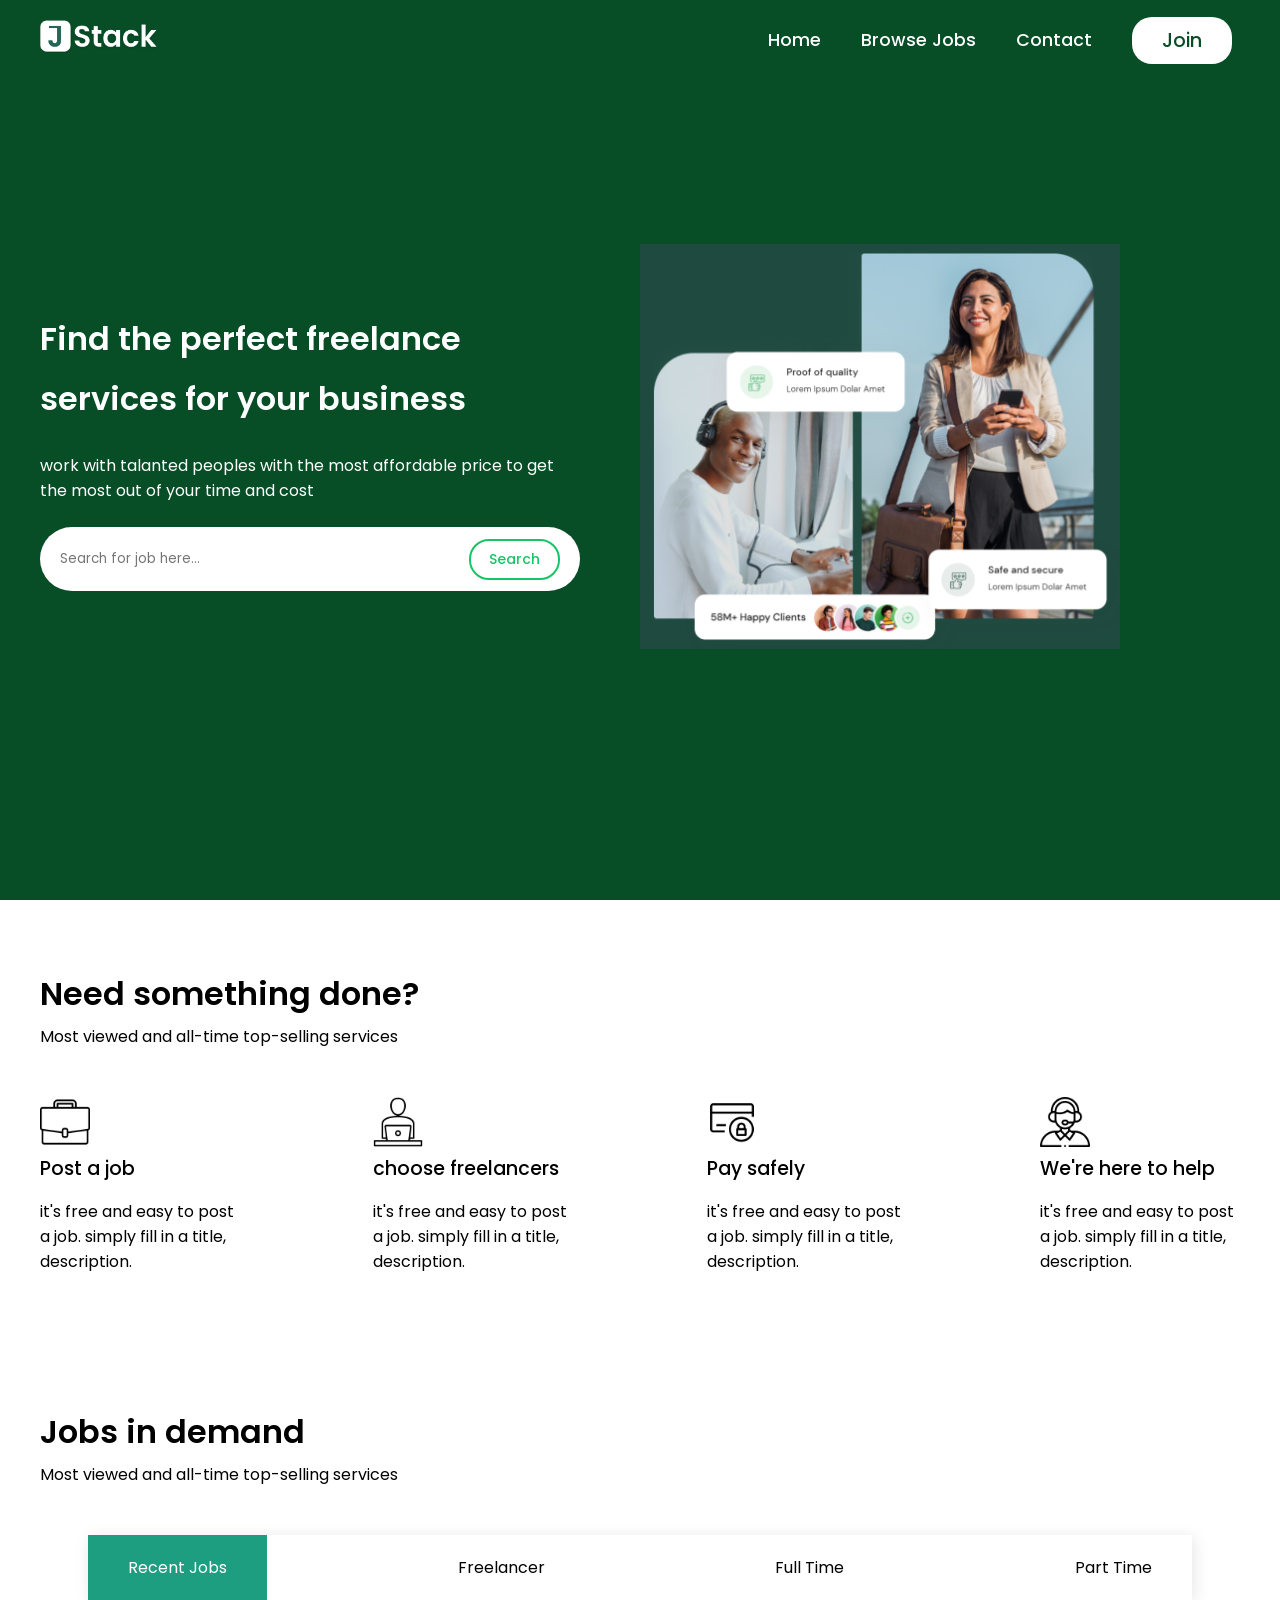
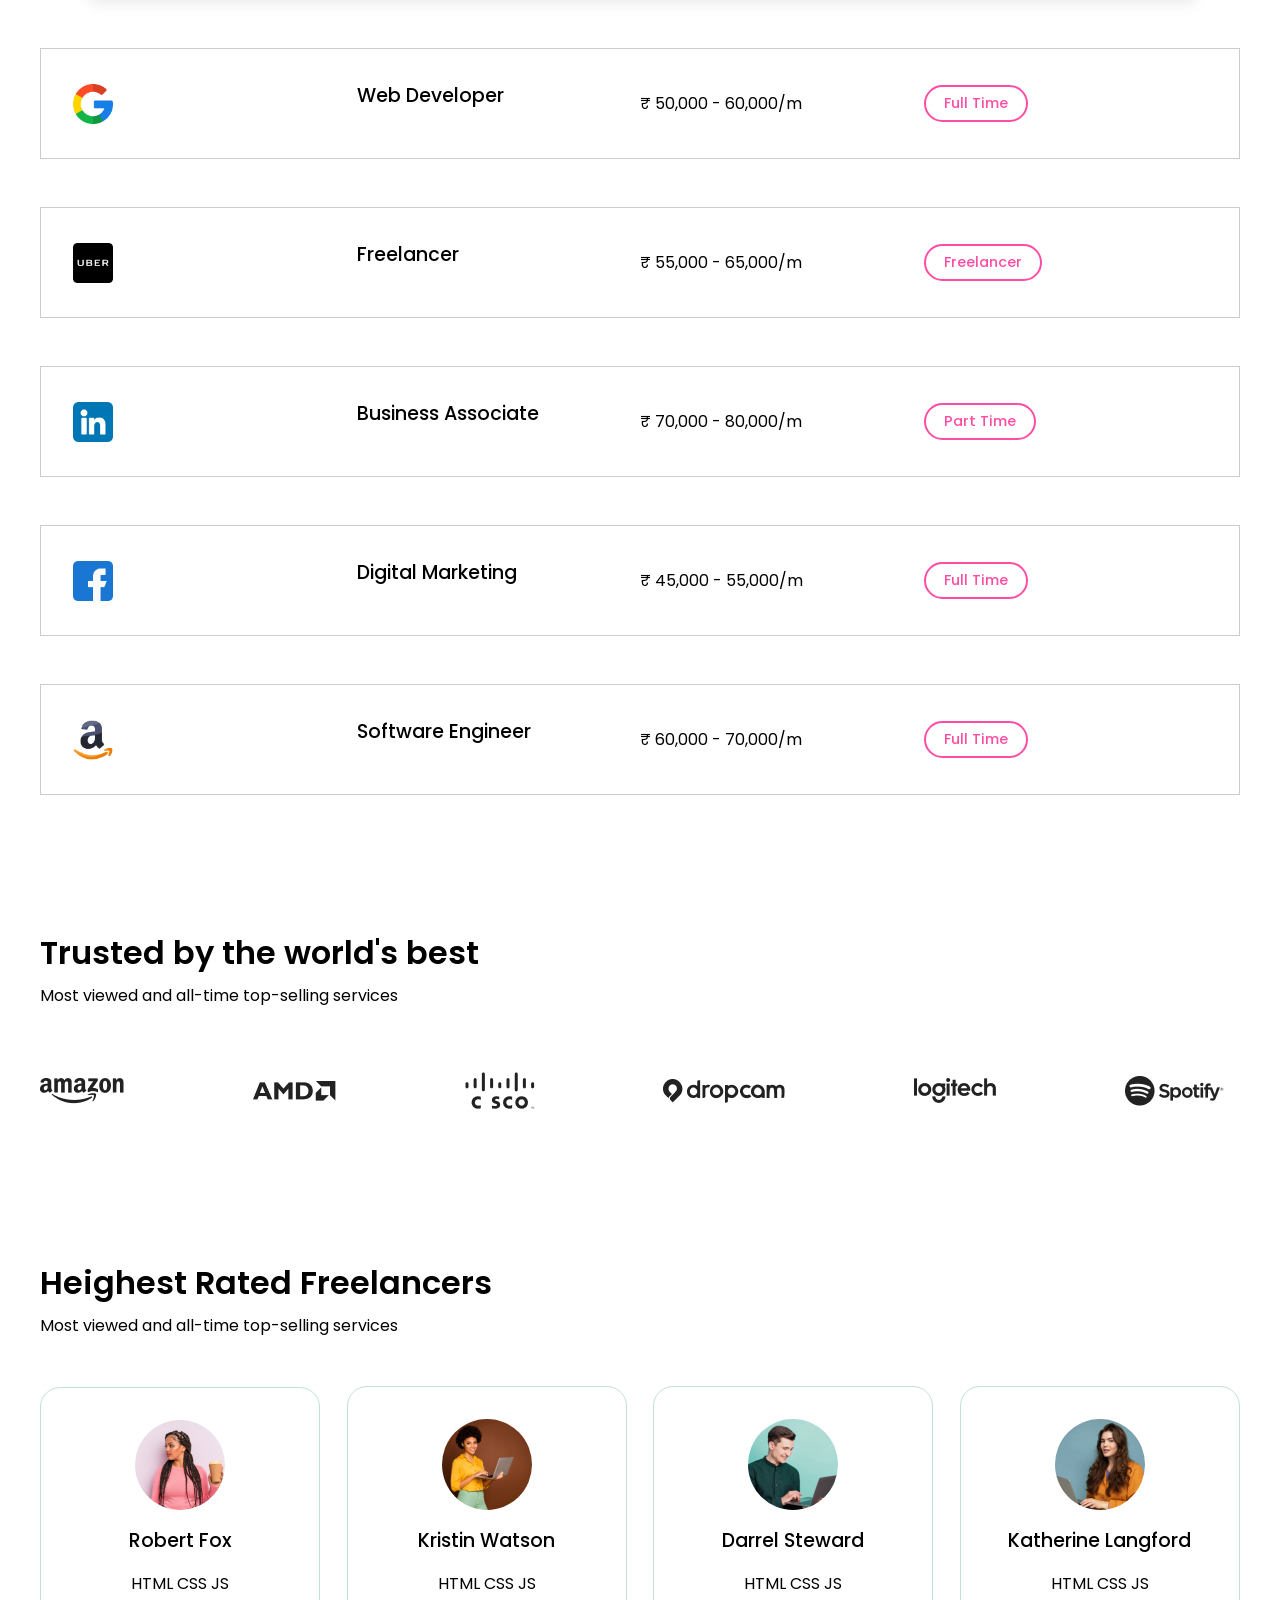
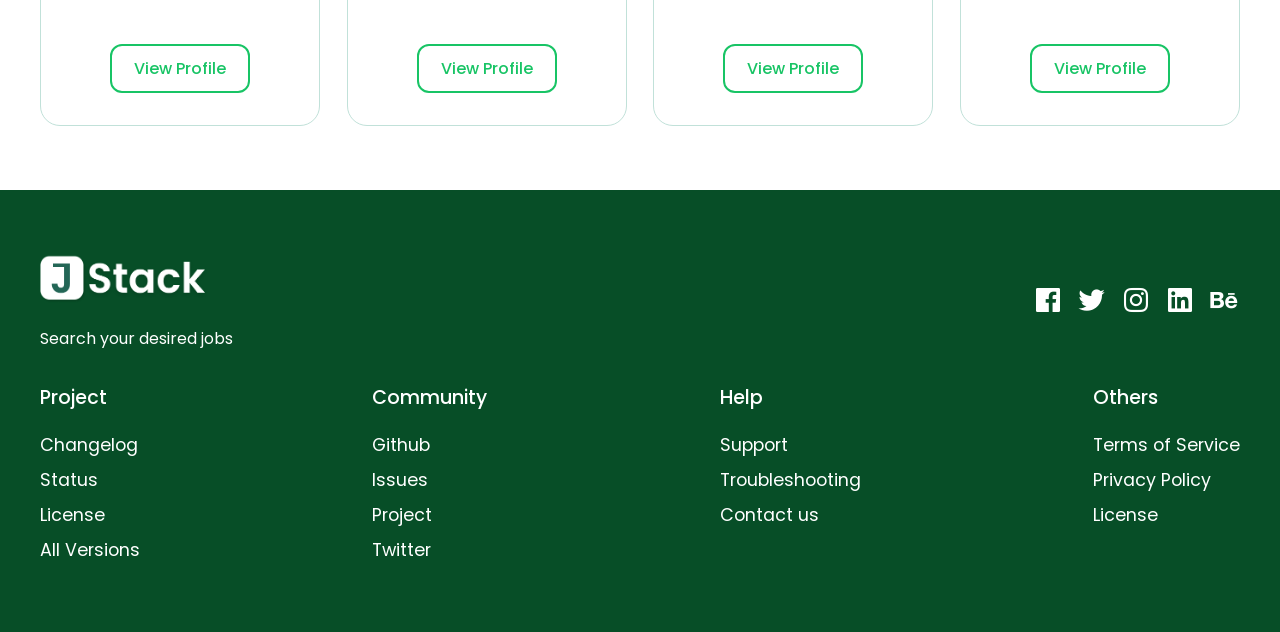
<file: index.html>
<!DOCTYPE html>
<html lang="en">

    <head>
        <meta charset="UTF-8">
        <meta name="viewport" content="width=device-width, initial-scale=1.0">
        <title>JSTACK - Search Jobs</title>
        <link rel="stylesheet" href="style.css">
        <link href='https://unpkg.com/boxicons@2.1.4/css/boxicons.min.css'
        rel='stylesheet'>

    </head>

    <body>
         <header>
        <div id="navbar" class="obj-width">
            <a href="index.html"><img class="logo"src="images/logo.png" alt=""></a>
            <ul id="menu">
                <li><a href="#">Home</a></li>
                <li><a href="job.html">Browse Jobs</a></li>
                <li><a href="contact.html">Contact</a></li>
                <button id="joinBtn">Join</button>
            </ul>
            <i id="bar"class="bx bx-menu"></i>
        </div>
    </header>

    <section class="hero">
        <div class="hero-box obj-width">
            <div class="h-left">
                <h2>Find the perfect freelance services for your business</h2>
                <p>work with talanted peoples with the most affordable price to 
                get the most out of your time and cost </p>
                <div class="search">
                    <input type="text" placeholder="Search for job here...">
                    <a href="#" class="green-btn">Search</a>

                </div>
            </div>

             <div class="h-right">
                <img src="images/hero1.PNG" alt="">
             </div>
        </div>
    </section>

    <section class="Features sec-space obj-width">
        <h2>Need something done?

        </h2>
        <p>Most viewed and all-time top-selling services </p>
        <div class="fe-box">
            <div>
                <img src="images/fe 1.png" alt="">
                <h3>Post a job</h3>
                <p>it's free and easy to post a job.
                    simply fill in a title, description.
                </p>
            </div>
            <div>
                <img src="images/fe 2.png" alt="">
                <h3>choose freelancers</h3>
                <p>it's free and easy to post a job.
                    simply fill in a title, description.
                </p>
            </div>
            <div>
                <img src="images/fe 3.png" alt="">
                <h3>Pay safely</h3>
                <p>it's free and easy to post a job.
                    simply fill in a title, description.
                </p>
            </div>
            <div>
                <img src="images/fe 4.png" alt="">
                <h3>We're here to help</h3>
                <p>it's free and easy to post a job.
                    simply fill in a title, description.
                </p>
            </div>
        </div>
    </section>

    <section class="jobs sec-space obj-width">
        <h2>Jobs in demand</h2>
        <p>Most viewed and all-time top-selling services </p>
        <ul class="job-id">
            <li data-target="all" class="active">Recent Jobs</li>
            <li data-target="freelancer">Freelancer</li>
            <li data-target="fullTime">Full Time</li>
            <li data-target="partTime">Part Time</li>
        </ul>

        <div class="jobs-container">
            <li data-item="fullTime" class="jList">
                <img src="images/google.png" alt="">
                <h3>Web Developer</h3>
                <p>₹ 50,000 - 60,000/m</p>
                <span class="key">Full Time</span>
            </li>
             <li data-item="freelancer" class="jList">
                <img src="images/uber.png" alt="">
                <h3>Freelancer</h3>
                <p>₹ 55,000 - 65,000/m</p>
                <span class="key">Freelancer</span>
            </li>
             <li data-item="partTime" class="jList">
                <img src="images/linkedin.png" alt="">
                <h3>Business Associate</h3>
                <p>₹ 70,000 - 80,000/m</p>
                <span class="key">Part Time</span>
            </li>
             <li data-item="fullTime" class="jList">
                <img src="images/facebook.png" alt="">
                <h3>Digital Marketing</h3>
                <p>₹ 45,000 - 55,000/m</p>
                <span class="key">Full Time</span>
            </li>
             <li data-item="fullTime" class="jList">
                <img src="images/amazon2.png" alt="">
                <h3>Software Engineer</h3>
                <p>₹ 60,000 - 70,000/m</p>
                <span class="key">Full Time</span>
            </li>
        </div>
    </section>

    <section class="trust sec-space obj-width">
        <h2>Trusted by the world's best</h2>
        <p>Most viewed and all-time top-selling services </p>
        <div class="t-box">
            <img src="images/t1.png" alt="">
            <img src="images/t2.png" alt="">
            <img src="images/t3.png" alt="">
            <img src="images/t4.png" alt="">
            <img src="images/t5.png" alt="">
            <img src="images/t6.png" alt="">
        </div>
    </section>

    <section class="team sec-space obj-width">
        <h2>Heighest Rated Freelancers </h2>
        <p>Most viewed and all-time top-selling services </p>
        <div class="team-container">
            <div class="f1-box">
                <img src="images/fl-1.png" alt="">
                <h3>Robert Fox</h3>
                <div class="skill">
                    <span id="Key">HTML</span>
                    <span id="Key">CSS</span>
                    <span id="Key">JS</span>
                </div>
                <a href="#" class="green-btn">View Profile</a>
            </div>

            <div class="f1-box">
                <img src="images/fl-2.png" alt="">
                <h3>Kristin Watson</h3>
                <div class="skill">
                    <span id="Key">HTML</span>
                    <span id="Key">CSS</span>
                    <span id="Key">JS</span>
                </div>
                <a href="#" class="green-btn">View Profile</a>
            </div>

            <div class="f1-box">
                <img src="images/fl-3.png" alt="">
                <h3>Darrel Steward</h3>
                <div class="skill">
                    <span id="Key">HTML</span>
                    <span id="Key">CSS</span>
                    <span id="Key">JS</span>
                </div>
                <a href="#" class="green-btn">View Profile</a>
            </div>

            <div class="f1-box">
                <img src="images/fl-4.png" alt="">
                <h3>Katherine Langford</h3>
                <div class="skill">
                    <span id="Key">HTML</span>
                    <span id="Key">CSS</span>
                    <span id="Key">JS</span>
                </div>
                <a href="#" class="green-btn">View Profile</a>
            </div>
            
        </div>
    </section>

    <footer class="footer">
        <div class="obj-width">
            <div class="top">
                <div>
                    <img class="logo" src="images/logo.png" alt="">
                    <p>Search your desired jobs </p>
                </div>
                <div>
                    <a href="#"><i class='bx bxl-facebook-square'></i></a>
                    <a href="#"><i class='bx bxl-twitter'></i></a>
                    <a href="#"><i class='bx bxl-instagram'></i></a>
                    <a href="#"><i class='bx bxl-linkedin-square'></i></a>
                    <a href="#"><i class='bx bxl-behance'></i></a>
                </div>
            </div>

            <div class="bottom">
                <div>
                    <h3>Project</h3>
                    <a href="#">Changelog</a>
                    <a href="#">Status</a>
                    <a href="#">License</a>
                    <a href="#">All Versions</a>
                </div>

                <div>
                    <h3>Community</h3>
                    <a href="#">Github</a>
                    <a href="#">Issues</a>
                    <a href="#">Project</a>
                    <a href="#">Twitter</a>
                </div>

                <div>
                    <h3>Help</h3>
                    <a href="#">Support</a>
                    <a href="#">Troubleshooting</a>
                    <a href="#">Contact us</a>
                </div>

                <div>
                    <h3>Others</h3>
                    <a href="#">Terms of Service</a>
                    <a href="#">Privacy Policy</a>
                    <a href="#">License</a>
                </div>
            </div>
        </div>
    </footer>

        <script src="script.js"></script>
        <script src="toggle.js"></script>
    </body>

</html>
</file>
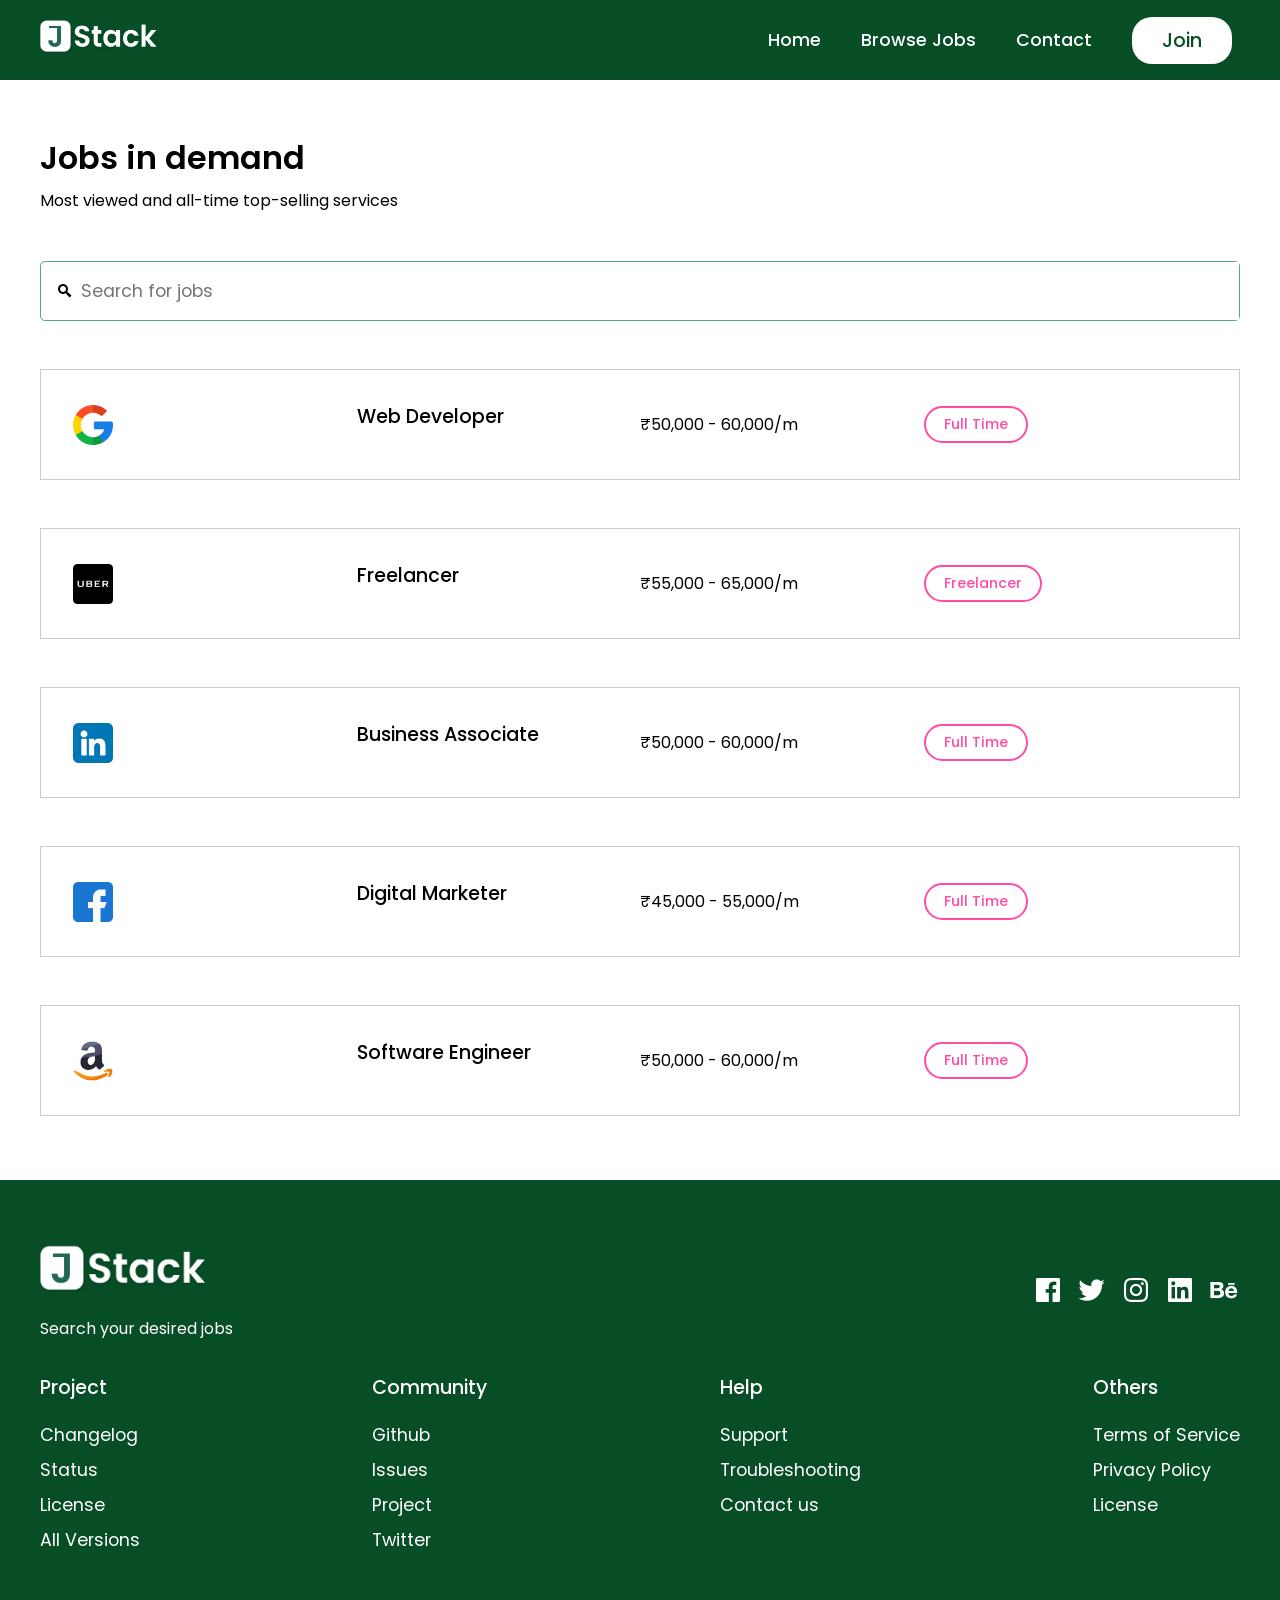
<file: job.html>
<!DOCTYPE html>
<html lang="en">

<head>
    <meta charset="UTF-8">
    <meta name="viewport" content="width=device-width, initial-scale=1.0">
    <title>JSTACK - Search Jobs</title>
    <link rel="stylesheet" href="style.css">
    <link href='https://unpkg.com/boxicons@2.1.4/css/boxicons.min.css'
    rel='stylesheet'>
</head>

<body>

<header>
    <div id="navbar" class="obj-width">
        <a href="../index.html"><img class="logo" src="images/logo.png" alt=""></a>
        <ul id="menu">
            <li><a href="index.html">Home</a></li>
            <li><a href="#">Browse Jobs</a></li>
            <li><a href="../contact.html">Contact</a></li>
            <button id="joinBtn">Join</button>
        </ul>
        <i id="bar" class="bx bx-menu"></i>
    </div>
</header>

<section class="jobs sec-space obj-width extra-space">
    <h2>Jobs in demand</h2>
    <p>Most viewed and all-time top-selling services</p>

    <form>
        <i class='bx bx-search-alt-2'></i>
        <input type="text" placeholder="Search for jobs" id="searchbar"> 
    </form>
    
    <!-- FIXED: Added id="root" -->
    <div class="jobs-container" id="root">
        <!-- Jobs will render here -->
    </div>
</section>

<footer class="footer">
    <div class="obj-width">
        <div class="top">
            <div>
                <img class="logo" src="images/logo.png" alt="">
                <p>Search your desired jobs</p>
            </div>
            <div>
                <a href="#"><i class='bx bxl-facebook-square'></i></a>
                <a href="#"><i class='bx bxl-twitter'></i></a>
                <a href="#"><i class='bx bxl-instagram'></i></a>
                <a href="#"><i class='bx bxl-linkedin-square'></i></a>
                <a href="#"><i class='bx bxl-behance'></i></a>
            </div>
        </div>

        <div class="bottom">
            <div>
                <h3>Project</h3>
                <a href="#">Changelog</a>
                <a href="#">Status</a>
                <a href="#">License</a>
                <a href="#">All Versions</a>
            </div>

            <div>
                <h3>Community</h3>
                <a href="#">Github</a>
                <a href="#">Issues</a>
                <a href="#">Project</a>
                <a href="#">Twitter</a>
            </div>

            <div>
                <h3>Help</h3>
                <a href="#">Support</a>
                <a href="#">Troubleshooting</a>
                <a href="#">Contact us</a>
            </div>

            <div>
                <h3>Others</h3>
                <a href="#">Terms of Service</a>
                <a href="#">Privacy Policy</a>
                <a href="#">License</a>
            </div>
        </div>
    </div>
</footer>

<!-- FIXED: Correct script order -->
<script src="job-list.js"></script>
<script src="jobsearch.js"></script>
<script src="../toggle.js"></script>

</body>

</html>
</file>
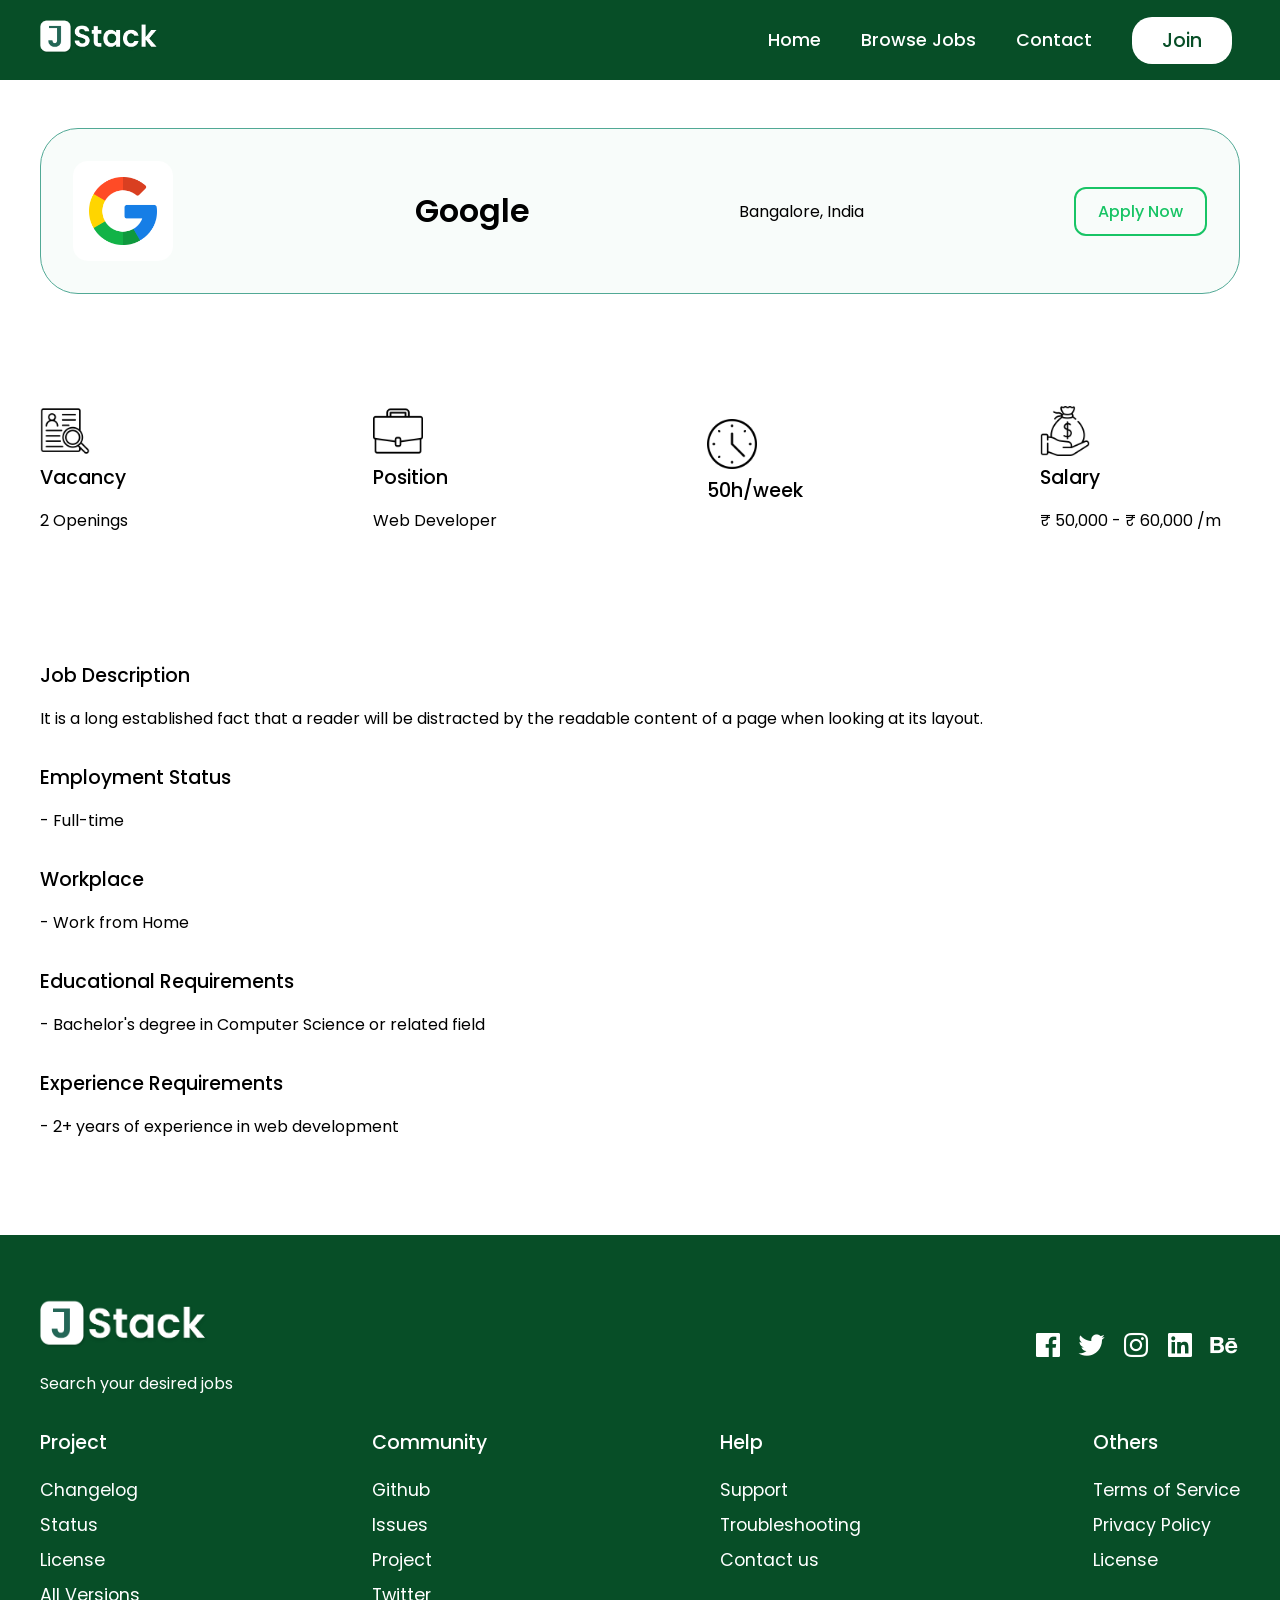
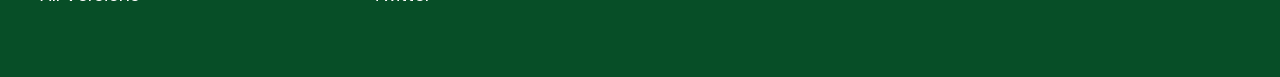
<file: jobs-details.html>
<!DOCTYPE html>
<html lang="en">

<head>
    <meta charset="UTF-8">
    <meta name="viewport" content="width=device-width, initial-scale=1.0">
    <title>JSTACK - Search Jobs</title>
    <link rel="stylesheet" href="style.css">
    <link href='https://unpkg.com/boxicons@2.1.4/css/boxicons.min.css' rel='stylesheet'>
</head>

<body>

<header>
    <div id="navbar" class="obj-width">
        <a href="../index.html">
            <img class="logo" src="images/logo.png" alt="">
        </a>

        <ul id="menu">
            <li><a href="index.html">Home</a></li>
            <li><a href="jobs/job.html">Browse Jobs</a></li>
            <li><a href="../contact.html">Contact</a></li>
            <button id="joinBtn">Join</button>
        </ul>

        <i id="bar" class="bx bx-menu"></i>
    </div>
</header>

<div id="jobDetails" class="obj-width extra-space">

    <div class="job-header">
        <div class="job-img-row">
            <img src="images/google.png" alt="">
        </div>

        <h2>Google</h2>
        <span>Bangalore, India</span>

        <a class="green-btn" href="#">Apply Now</a>
    </div>

    <div class="Features sec-space obj-width">

        <div class="fe-box">

            <div>
                <img src="images/vacancy.png" alt="">
                <h3>Vacancy</h3>
                <p>2 Openings</p>
            </div>

            <div>
                <img src="images/fe 1.png" alt="">
                <h3>Position</h3>
                <p>Web Developer</p>
            </div>

            <div>
                <img src="images/hour.png" alt="">
                <h3>50h/week</h3>
                <p></p>
            </div>

            <div>
                <img src="images/salary.png" alt="">
                <h3>Salary</h3>
                <p>₹ 50,000 - ₹ 60,000 /m</p>
            </div>

        </div>
    </div>

    <div class="job-description sec-space">

        <h3>Job Description</h3>
        <p>
            It is a long established fact that a reader will be distracted by the readable
            content of a page when looking at its layout.
        </p>

        <h3>Employment Status</h3>
        <p>- Full-time</p>

        <h3>Workplace</h3>
        <p>- Work from Home</p>

        <h3>Educational Requirements</h3>
        <p>- Bachelor's degree in Computer Science or related field</p>

        <h3>Experience Requirements</h3>
        <p>- 2+ years of experience in web development</p>

    </div>
</div>

<footer class="footer">

    <div class="obj-width">

        <div class="top">

            <div>
                <img class="logo" src="images/logo.png" alt="">
                <p>Search your desired jobs</p>
            </div>

            <div>
                <a href="#"><i class='bx bxl-facebook-square'></i></a>
                <a href="#"><i class='bx bxl-twitter'></i></a>
                <a href="#"><i class='bx bxl-instagram'></i></a>
                <a href="#"><i class='bx bxl-linkedin-square'></i></a>
                <a href="#"><i class='bx bxl-behance'></i></a>
            </div>

        </div>

        <div class="bottom">

            <div>
                <h3>Project</h3>
                <a href="#">Changelog</a>
                <a href="#">Status</a>
                <a href="#">License</a>
                <a href="#">All Versions</a>
            </div>

            <div>
                <h3>Community</h3>
                <a href="#">Github</a>
                <a href="#">Issues</a>
                <a href="#">Project</a>
                <a href="#">Twitter</a>
            </div>

            <div>
                <h3>Help</h3>
                <a href="#">Support</a>
                <a href="#">Troubleshooting</a>
                <a href="#">Contact us</a>
            </div>

            <div>
                <h3>Others</h3>
                <a href="#">Terms of Service</a>
                <a href="#">Privacy Policy</a>
                <a href="#">License</a>
            </div>

        </div>
    </div>

</footer>

<script>

document.addEventListener("DOMContentLoaded", () => {

    const urlParams = new URLSearchParams(window.location.search);
    const index = urlParams.get("id");

    const selectedJob = jCategories[index];

    const jobDetailsContainer = document.getElementById("jobDetails");

    jobDetailsContainer.innerHTML = `

    <div class="job-header">

        <div class="job-img-row">
            <img src="${selectedJob.images}" alt="">
        </div>

        <h2>${selectedJob.companyName}</h2>
        <span>${selectedJob.location}</span>

        <a class="green-btn" href="#">Apply Now</a>

    </div>

    <div class="Features obj-width">

        <div class="fe-box">

            <div>
                <img src="images/vacancy.png" alt="">
                <h3>Vacancy</h3>
                <p>${selectedJob.vacancy}</p>
            </div>

            <div>
                <img src="images/fe 1.png" alt="">
                <h3>Position</h3>
                <p>${selectedJob.title}</p>
            </div>

            <div>
                <img src="images/hour.png" alt="">
                <h3>Hours</h3>
                <p>${selectedJob.hours}</p>
            </div>

            <div>
                <img src="images/salary.png" alt="">
                <h3>Salary</h3>
                <p>${selectedJob.salary}</p>
            </div>

        </div>

    </div>

    <div class="job-description sec-space">

        <h3>Job Description</h3>
        <p>${selectedJob.description}</p>

        <h3>Employment Status</h3>
        <p>- ${selectedJob.av}</p>

        <h3>Workplace</h3>
        <p>- ${selectedJob.workplace}</p>

        <h3>Educational Requirements</h3>
        <p>- ${selectedJob.education}</p>

        <h3>Experience Requirements</h3>
        <p>- ${selectedJob.experience}</p>

    </div>

    `;

});

</script>

<script src="job-list.js"></script>
<script src="jobsearch.js"></script>
<script src="../toggle.js"></script>

</body>

</html>
</file>
<file: style.css>
@import url("https://fonts.googleapis.com/css2?family=Poppins:wght@100;200;300;400;500;600;700;800&display=swap");

* {
  margin: 0;
  padding: 0;
  box-sizing: border-box;
  font-family: "Poppins", sans-serif;
}

body {
  position: relative;
}

/* Global CSS */

h1 {
  font-size: 3rem;
  font-weight: 600;
}

h2 {
  font-size: 2rem;
  font-weight: 600;
  line-height: 60px;
}

h3 {
  font-size: 1.2rem;
  padding-bottom: 1rem;
  font-weight: 500;
}

#joinBtn {
  margin-left: 40px;
  padding: 9px 30px;
  background-color: white;
  color: #074e27;
  border-radius: 20px;
  border: none;
  margin-right: 8px;
  font-size: 1.2rem;
  font-weight: 500;
  box-shadow: none;
}

/* ✅ NEW: GLOBAL GREEN BUTTON (IMPORTANT FIX) */
.green-btn {
  display: inline-block;
  padding: 10px 22px;
  border: 2px solid #18c465;
  color: #18c465;
  border-radius: 12px;
  font-weight: 500;
  text-decoration: none;
  background: transparent;
  cursor: pointer;
  transition: all 0.3s ease;
}

.green-btn:hover {
  background-color: #18c465;
  color: #ffffff;
}

.sec-space {
  padding: 4rem 0;
}

.extra-space {
  padding-top: 8rem;
}

.obj-width {
  max-width: 1200px;
  margin: auto;
}

header {
  background-color: #074e27;
  position: fixed;
  top: 0;
  right: 0;
  width: 100%;
  z-index: 999;
}

#menu li a {
  color: white;
  text-decoration: none;
  margin-left: 40px;
  font-size: 1.1rem;
  font-weight: 500;
}

#menu {
  display: flex;
  justify-content: flex-end;
  align-items: center;
  list-style: none;
}

#navbar {
  display: flex;
  justify-content: space-between;
  align-items: center;
  height: 80px;
}

#navbar .logo {
  width: 120px;
}

#bar {
  color: white;
  display: none;
}

/* Hero */

.hero {
  background-color: #074e27;
}

.hero-box {
  display: flex;
  justify-content: space-between;
  align-items: center;
  min-height: 100vh;
}

.h-right {
  width: 50%;
  background-color: transparent;
}

.h-left {
  width: 45%;
  color: white;
}

.h-left p {
  padding: 1.5rem 0;
}

.search {
  position: relative;
}

.search input {
  width: 100%;
  height: 4rem;
  border-radius: 35px;
  padding: 0 20px;
  outline: none;
  border: none;
}

.search a {
  position: absolute;
  top: 12px;
  right: 20px;
}

/* ✅ Search button refinement */
.search .green-btn {
  padding: 8px 18px;
  border-radius: 20px;
  font-size: 14px;
}

.h-right img {
  width: 80%;
  object-fit: cover;
}

.Features .fe-box {
  display: flex;
  justify-content: space-between;
  align-items: center;
  flex-wrap: wrap;
}

.Features .fe-box div {
  width: 200px;
}

.Features .fe-box img {
  width: 50px;
  margin-top: 3rem;
}

.jobs .job-id {
  margin: 3rem;
  display: flex;
  justify-content: space-between;
  align-items: center;
  list-style: none;
  box-shadow: 2px 2px 15px rgba(0, 0, 0, 0.1);
}

.jobs .job-id li {
  padding: 20px 40px;
  cursor: pointer;
  color: black;
}

.jobs .job-id li.active {
  background-color: #1e9e80;
  color: white;
}

.jobs .jList {
  margin-top: 3rem;
  display: grid;
  grid-template-columns: repeat(4, 1fr);
  border: 1px solid #ccc;
  align-items: center;
  justify-items: start;
  cursor: pointer;
  color: black;
  padding: 2rem 2rem;
}

.jobs .jList.delete {
  display: none;
}

.jobs .jList:hover {
  background-color: #dbd5d5;
}

.jobs .jList img {
  width: 40px;
}

.job .jList h3 {
  padding-bottom: 0;
}

.trust .t-box {
  display: flex;
  align-items: center;
  flex-wrap: wrap;
  justify-content: space-between;
  padding-top: 3rem;
}

.trust .t-box img {
  margin: 1rem 1rem 1rem 0;
}

.team-container {
  display: flex;
  justify-content: space-between;
  align-items: center;
  flex-wrap: wrap;
}

.team-container .f1-box {
  border: 1px solid #c1e1d9;
  width: 280px;
  padding: 2rem 0;
  border-radius: 20px;
  margin-top: 3rem;
  display: flex;
  flex-direction: column;
  justify-content: center;
  align-items: center;
}

.f1-box img {
  border-radius: 50%;
  margin-bottom: 1rem;
}

.skill {
  padding-bottom: 3rem;
}

.key{
  border: 2px solid #ff4da6;
  color: #ff4da6;
  padding: 6px 18px;
  border-radius: 25px;
  font-size: 0.9rem;
  font-weight: 500;
  background: transparent;
  display: inline-block;
}

.key:hover{
  background:#ff4da6;
  color:white;
  transition:0.3s;
}

/* Footer */
footer {
  background-color: #074e27;
  color: white;
  padding: 4rem 0;
}

.top {
  display: flex;
  justify-content: space-between;
  align-items: center;
  flex-wrap: wrap;
  text-align: start;

}

.top .logo {
  width: 170px;
  margin-bottom: 1rem;
}

.top i {
  color: white;
  font-size: 2rem;
  margin-left: 0.5rem;

}

.bottom {
  display: flex;
  justify-content: space-between;
  flex-wrap: wrap;
  text-align: start;
  padding-top: 2rem;

}

.bottom div {
  display: flex;
  flex-direction: column;

}

.bottom a{
  color: white;
  text-decoration: none;
  line-height: 35px;
  font-size: 1.1rem;
}

/* Browse jobs */

.jobs form {
  margin-top: 3rem;
  width: 100%;
  border-radius: 5px;
  border: 1px solid #51a995;
  display: flex;
  align-items: center;
  justify-content: space-between;
}

.jobs form i{
  padding-left: 1rem;
  font-size: 1,1rem;
  font-weight: bold;
}

.jobs form input{
  width: 100%;
  border: none;
  outline: none;
  padding: 1rem 0.5rem;
  font-size: 1.1rem;
}

/* Job Details */

.job-header {
  display: flex;
  justify-content: space-between;
  align-items: center;
  background-color: #f8fcfa;
  border: 1px solid #51a995;
  border-radius: 38px;
  padding: 2rem;
  
}

.job-img-row {
  display: flex;
  align-items: center;
}

.job-header img {
  width: 100px;
  background: #fff;
  padding: 1rem;
  border-radius: 15px;
  margin-right: 2rem;
}

.job-description p{
  padding-bottom: 2rem;
  
}



@media (max-width: 1200px) {
  .obj-width {
  width: 95%;
  }

}
  


/* ================= MOBILE ================= */

@media (max-width: 699px) {
  #menu {
    display: block;
    position: absolute;
    width: 280px;
    height: auto;
    top: 80px;
    right: 0;
    padding: 30px 0;
    box-shadow: 0px 2px 10px rgba(0, 0, 0, 0.2);
    background-color: #fff;
    border-radius: 13px;
    opacity: 0;
    transition: all 0.3s ease;
  }

  /* Job Details Mobile */

.job-header {
  display: flex;
  flex-direction: column;
  justify-content: flex-start;
  align-items: flex-start;
  border-radius: 15px;
  padding: 1rem;

}

.job-img-row {
  margin-bottom: 1.5rem;
}

.job-header img {
  padding: 0rem;
  border-radius: 10px;
}

  #menu.active {
    opacity: 1;
  }

  #menu li {
    padding: 1rem;
  }

  #menu li a {
    color: #074e27;
  }

  #bar {
    display: block;
    font-size: 1.7rem;
    cursor: pointer;
  }

  #joinBtn {
    margin: 20px 0 0 50px;
    background-color: #074e27;
    color: #fff;
  }

  /* 🔒 OLD ID KEPT (NOT REMOVED – SAFE) */
  #g-Btn {
    text-decoration: none;
    color: #fff;
    padding: 9px 20px;
    border-radius: 20px;
    cursor: pointer;
    background-color: #18c465;
  }

  .hero-box {
    flex-direction: column-reverse;
    justify-content: center;
    align-items: start;
    height: auto;
    padding: 8rem 0;
  }

  .h-left {
    width: 100%;
  }

  .h-right {
    display: none;
  }

  .Features .fe-box div {
    width: 40%;
  }

  .jobs .job-id {
    position: relative;
    width: 100%;
    overflow: scroll;
    -ms-overflow-style: none;
    scrollbar-width: none;
  }

  .jobs .job-id li {
    padding: 20px 30px;
    text-wrap: nowrap;
  }

  .jobs-container {
    display: flex;
    justify-content: space-between;
    flex-wrap: wrap;
    margin-top: 2rem;
  }

  .jobs .jList {
    width: 48%;
    margin-top: 1rem;
    grid-template-columns: repeat(1, 1fr);
    grid-gap: 15px;
    padding: 2rem 1rem;
    justify-content: center;
    text-align: center;
  }


  .team-container .f1-box {
    width: 280px;
    border-radius: 10px;
    margin-top: 1rem;
    text-align: center;

}

  .skill {
    padding-bottom: 1rem;
  }

  /* Footer */
  .top i {
    margin: 1rem 1rem 0 0;
  }

  .bottom div {
    width: 50%;
    margin-bottom: 1rem;
  }
}
</file>
